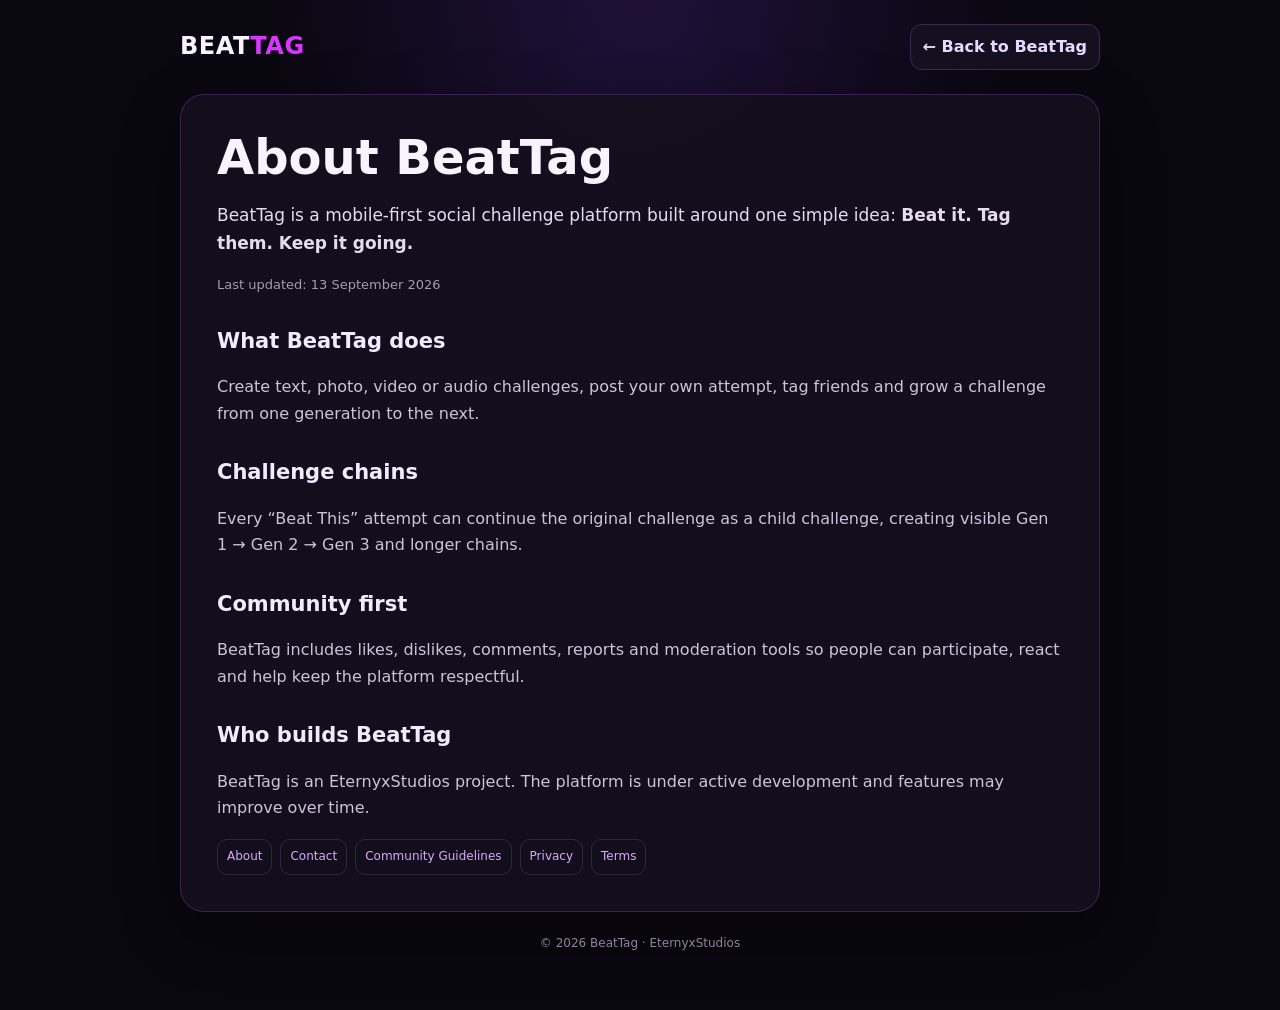
<file: about.html>
<!doctype html>
<html lang="en">
<head>
<meta charset="utf-8">
<meta name="viewport" content="width=device-width,initial-scale=1,viewport-fit=cover">
<meta name="theme-color" content="#0b0713">
<title>About — BeatTag</title>
<meta name="description" content="Learn what BeatTag is and how challenge chains work.">
<link rel="canonical" href="https://eternyxstudios.github.io/BeatTag/about.html">
<link rel="icon" href="icon.svg">
<link rel="stylesheet" href="legal.css">
</head>
<body>
<main class="legal-shell">
<header class="legal-top"><div class="legal-brand">BEAT<span>TAG</span></div><a class="home-link" href="index.html">← Back to BeatTag</a></header>
<article class="legal-card"><h1>About BeatTag</h1><p class="lead">BeatTag is a mobile-first social challenge platform built around one simple idea: <strong>Beat it. Tag them. Keep it going.</strong></p><p class="updated">Last updated: 13 September 2026</p><h2>What BeatTag does</h2><p>Create text, photo, video or audio challenges, post your own attempt, tag friends and grow a challenge from one generation to the next.</p><h2>Challenge chains</h2><p>Every “Beat This” attempt can continue the original challenge as a child challenge, creating visible Gen 1 → Gen 2 → Gen 3 and longer chains.</p><h2>Community first</h2><p>BeatTag includes likes, dislikes, comments, reports and moderation tools so people can participate, react and help keep the platform respectful.</p><h2>Who builds BeatTag</h2><p>BeatTag is an EternyxStudios project. The platform is under active development and features may improve over time.</p><nav class="legal-nav" aria-label="Information pages"><a href="about.html">About</a><a href="contact.html">Contact</a><a href="community-guidelines.html">Community Guidelines</a><a href="privacy.html">Privacy</a><a href="terms.html">Terms</a></nav></article>
<footer class="legal-footer">© 2026 BeatTag · EternyxStudios</footer>
</main>
</body>
</html>
</file>
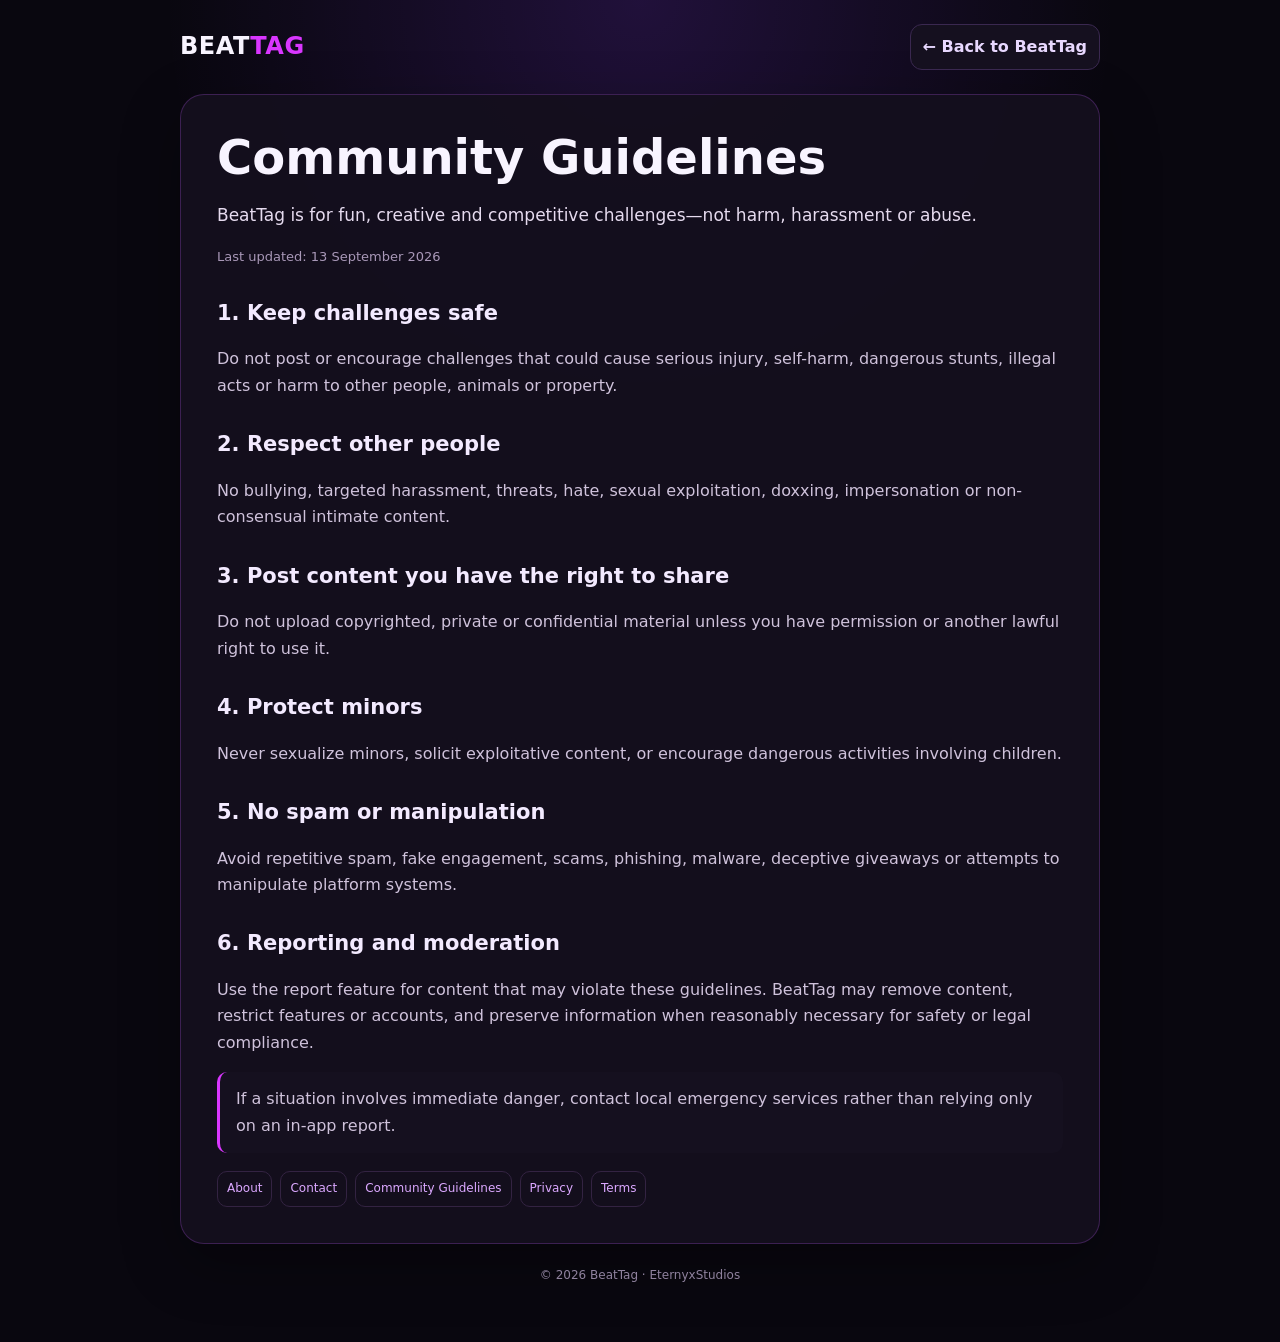
<file: community-guidelines.html>
<!doctype html>
<html lang="en">
<head>
<meta charset="utf-8">
<meta name="viewport" content="width=device-width,initial-scale=1,viewport-fit=cover">
<meta name="theme-color" content="#0b0713">
<title>Community Guidelines — BeatTag</title>
<meta name="description" content="BeatTag Community Guidelines for safe, respectful social challenges.">
<link rel="canonical" href="https://eternyxstudios.github.io/BeatTag/community-guidelines.html">
<link rel="icon" href="icon.svg">
<link rel="stylesheet" href="legal.css">
</head>
<body>
<main class="legal-shell">
<header class="legal-top"><div class="legal-brand">BEAT<span>TAG</span></div><a class="home-link" href="index.html">← Back to BeatTag</a></header>
<article class="legal-card"><h1>Community Guidelines</h1><p class="lead">BeatTag is for fun, creative and competitive challenges—not harm, harassment or abuse.</p><p class="updated">Last updated: 13 September 2026</p><h2>1. Keep challenges safe</h2><p>Do not post or encourage challenges that could cause serious injury, self-harm, dangerous stunts, illegal acts or harm to other people, animals or property.</p><h2>2. Respect other people</h2><p>No bullying, targeted harassment, threats, hate, sexual exploitation, doxxing, impersonation or non-consensual intimate content.</p><h2>3. Post content you have the right to share</h2><p>Do not upload copyrighted, private or confidential material unless you have permission or another lawful right to use it.</p><h2>4. Protect minors</h2><p>Never sexualize minors, solicit exploitative content, or encourage dangerous activities involving children.</p><h2>5. No spam or manipulation</h2><p>Avoid repetitive spam, fake engagement, scams, phishing, malware, deceptive giveaways or attempts to manipulate platform systems.</p><h2>6. Reporting and moderation</h2><p>Use the report feature for content that may violate these guidelines. BeatTag may remove content, restrict features or accounts, and preserve information when reasonably necessary for safety or legal compliance.</p><p class="highlight">If a situation involves immediate danger, contact local emergency services rather than relying only on an in-app report.</p><nav class="legal-nav" aria-label="Information pages"><a href="about.html">About</a><a href="contact.html">Contact</a><a href="community-guidelines.html">Community Guidelines</a><a href="privacy.html">Privacy</a><a href="terms.html">Terms</a></nav></article>
<footer class="legal-footer">© 2026 BeatTag · EternyxStudios</footer>
</main>
</body>
</html>
</file>
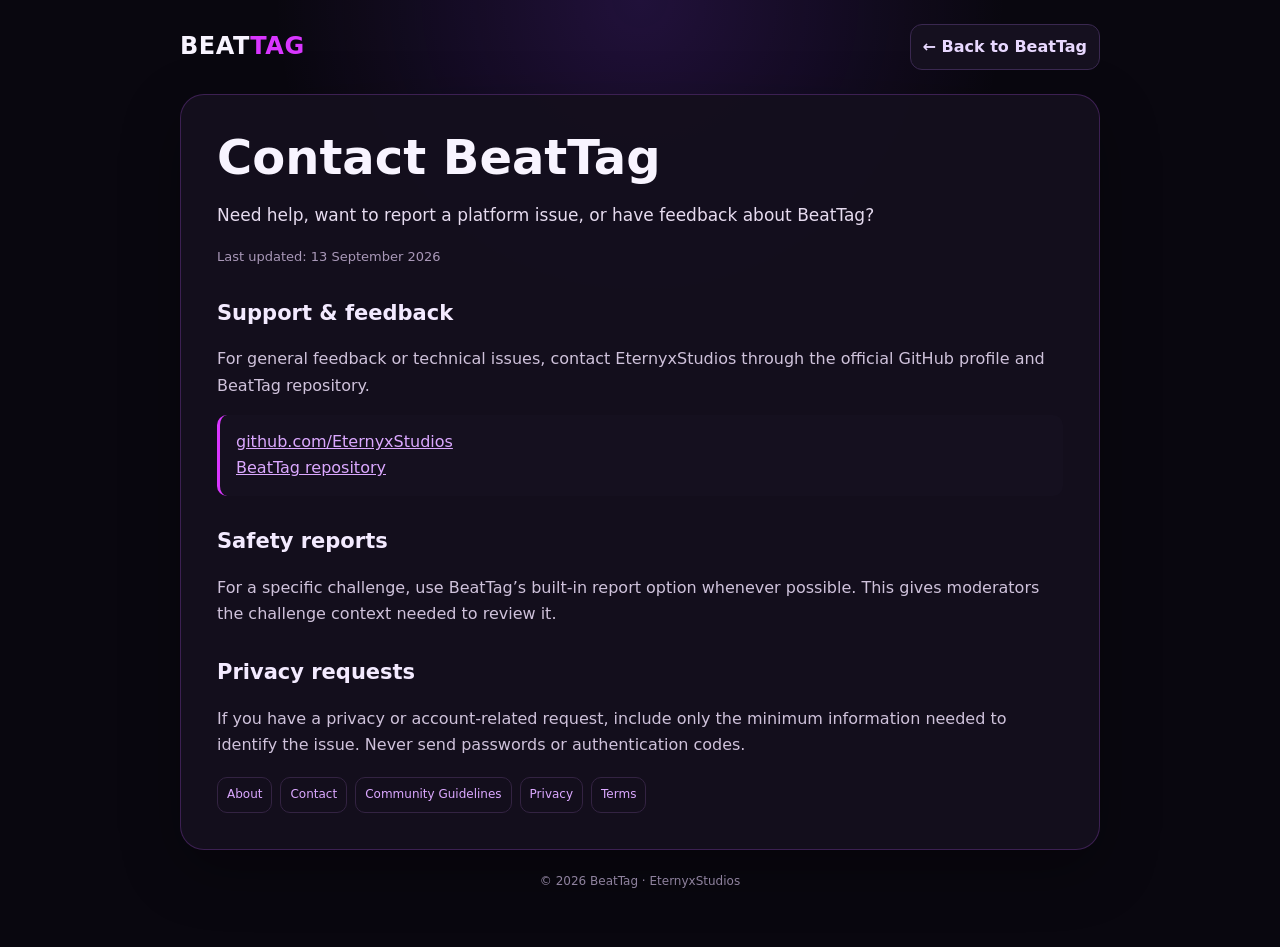
<file: contact.html>
<!doctype html>
<html lang="en">
<head>
<meta charset="utf-8">
<meta name="viewport" content="width=device-width,initial-scale=1,viewport-fit=cover">
<meta name="theme-color" content="#0b0713">
<title>Contact — BeatTag</title>
<meta name="description" content="Contact BeatTag and EternyxStudios for support, feedback or safety concerns.">
<link rel="canonical" href="https://eternyxstudios.github.io/BeatTag/contact.html">
<link rel="icon" href="icon.svg">
<link rel="stylesheet" href="legal.css">
</head>
<body>
<main class="legal-shell">
<header class="legal-top"><div class="legal-brand">BEAT<span>TAG</span></div><a class="home-link" href="index.html">← Back to BeatTag</a></header>
<article class="legal-card"><h1>Contact BeatTag</h1><p class="lead">Need help, want to report a platform issue, or have feedback about BeatTag?</p><p class="updated">Last updated: 13 September 2026</p><h2>Support & feedback</h2><p>For general feedback or technical issues, contact EternyxStudios through the official GitHub profile and BeatTag repository.</p><p class="highlight"><a href="https://github.com/EternyxStudios" rel="noopener noreferrer">github.com/EternyxStudios</a><br><a href="https://github.com/EternyxStudios/BeatTag" rel="noopener noreferrer">BeatTag repository</a></p><h2>Safety reports</h2><p>For a specific challenge, use BeatTag’s built-in report option whenever possible. This gives moderators the challenge context needed to review it.</p><h2>Privacy requests</h2><p>If you have a privacy or account-related request, include only the minimum information needed to identify the issue. Never send passwords or authentication codes.</p><nav class="legal-nav" aria-label="Information pages"><a href="about.html">About</a><a href="contact.html">Contact</a><a href="community-guidelines.html">Community Guidelines</a><a href="privacy.html">Privacy</a><a href="terms.html">Terms</a></nav></article>
<footer class="legal-footer">© 2026 BeatTag · EternyxStudios</footer>
</main>
</body>
</html>
</file>
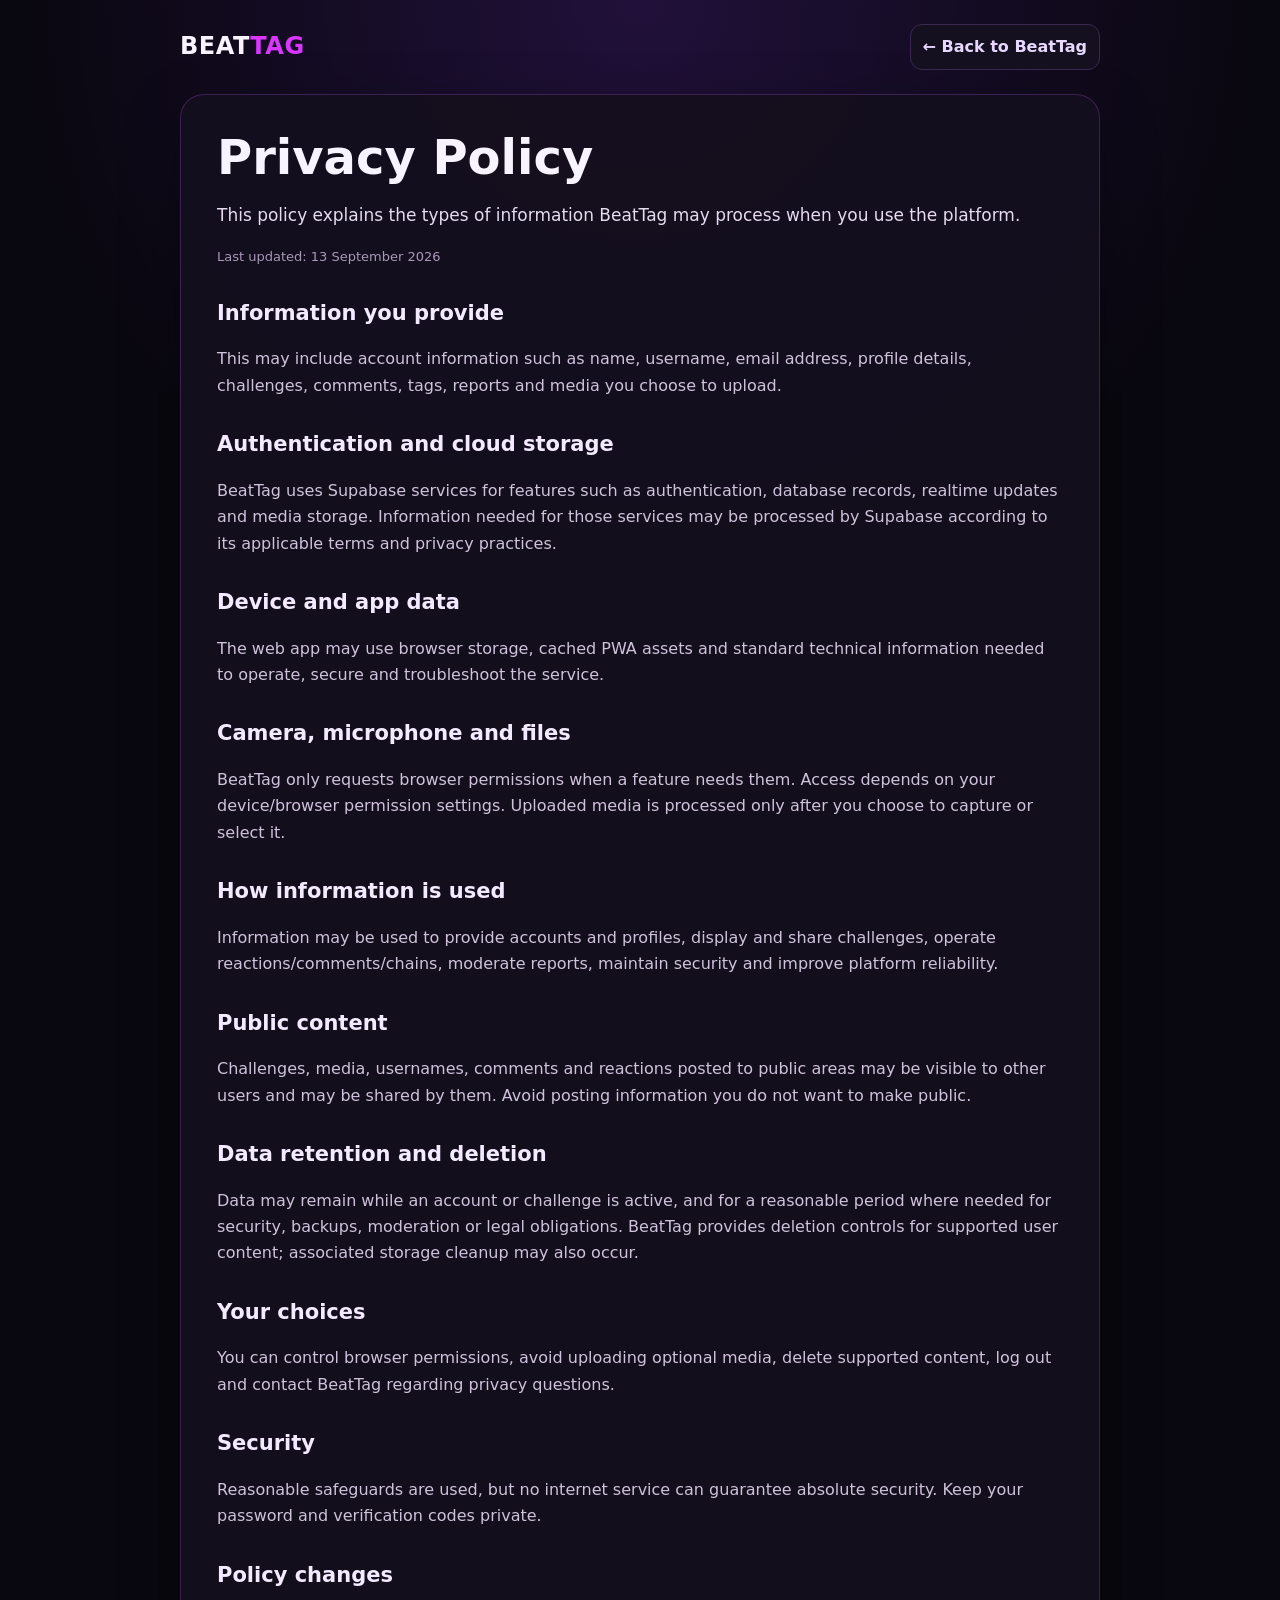
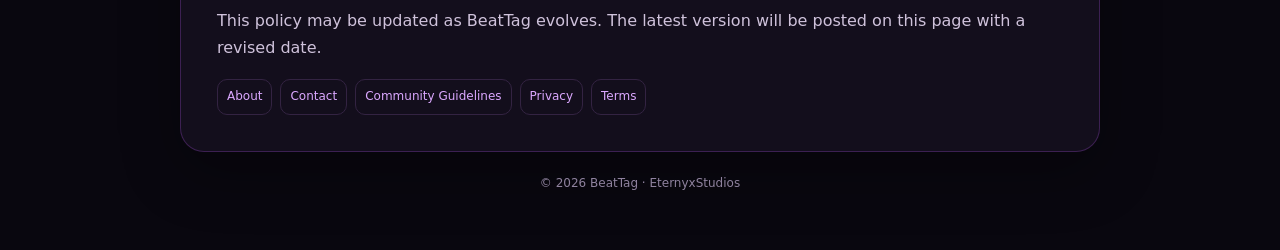
<file: privacy.html>
<!doctype html>
<html lang="en">
<head>
<meta charset="utf-8">
<meta name="viewport" content="width=device-width,initial-scale=1,viewport-fit=cover">
<meta name="theme-color" content="#0b0713">
<title>Privacy Policy — BeatTag</title>
<meta name="description" content="BeatTag Privacy Policy describing account, challenge and platform data.">
<link rel="canonical" href="https://eternyxstudios.github.io/BeatTag/privacy-policy.html">
<link rel="icon" href="icon.svg">
<link rel="stylesheet" href="legal.css">
</head>
<body>
<main class="legal-shell">
<header class="legal-top"><div class="legal-brand">BEAT<span>TAG</span></div><a class="home-link" href="index.html">← Back to BeatTag</a></header>
<article class="legal-card"><h1>Privacy Policy</h1><p class="lead">This policy explains the types of information BeatTag may process when you use the platform.</p><p class="updated">Last updated: 13 September 2026</p><h2>Information you provide</h2><p>This may include account information such as name, username, email address, profile details, challenges, comments, tags, reports and media you choose to upload.</p><h2>Authentication and cloud storage</h2><p>BeatTag uses Supabase services for features such as authentication, database records, realtime updates and media storage. Information needed for those services may be processed by Supabase according to its applicable terms and privacy practices.</p><h2>Device and app data</h2><p>The web app may use browser storage, cached PWA assets and standard technical information needed to operate, secure and troubleshoot the service.</p><h2>Camera, microphone and files</h2><p>BeatTag only requests browser permissions when a feature needs them. Access depends on your device/browser permission settings. Uploaded media is processed only after you choose to capture or select it.</p><h2>How information is used</h2><p>Information may be used to provide accounts and profiles, display and share challenges, operate reactions/comments/chains, moderate reports, maintain security and improve platform reliability.</p><h2>Public content</h2><p>Challenges, media, usernames, comments and reactions posted to public areas may be visible to other users and may be shared by them. Avoid posting information you do not want to make public.</p><h2>Data retention and deletion</h2><p>Data may remain while an account or challenge is active, and for a reasonable period where needed for security, backups, moderation or legal obligations. BeatTag provides deletion controls for supported user content; associated storage cleanup may also occur.</p><h2>Your choices</h2><p>You can control browser permissions, avoid uploading optional media, delete supported content, log out and contact BeatTag regarding privacy questions.</p><h2>Security</h2><p>Reasonable safeguards are used, but no internet service can guarantee absolute security. Keep your password and verification codes private.</p><h2>Policy changes</h2><p>This policy may be updated as BeatTag evolves. The latest version will be posted on this page with a revised date.</p><nav class="legal-nav" aria-label="Information pages"><a href="about.html">About</a><a href="contact.html">Contact</a><a href="community-guidelines.html">Community Guidelines</a><a href="privacy.html">Privacy</a><a href="terms.html">Terms</a></nav></article>
<footer class="legal-footer">© 2026 BeatTag · EternyxStudios</footer>
</main>
</body>
</html>
</file>
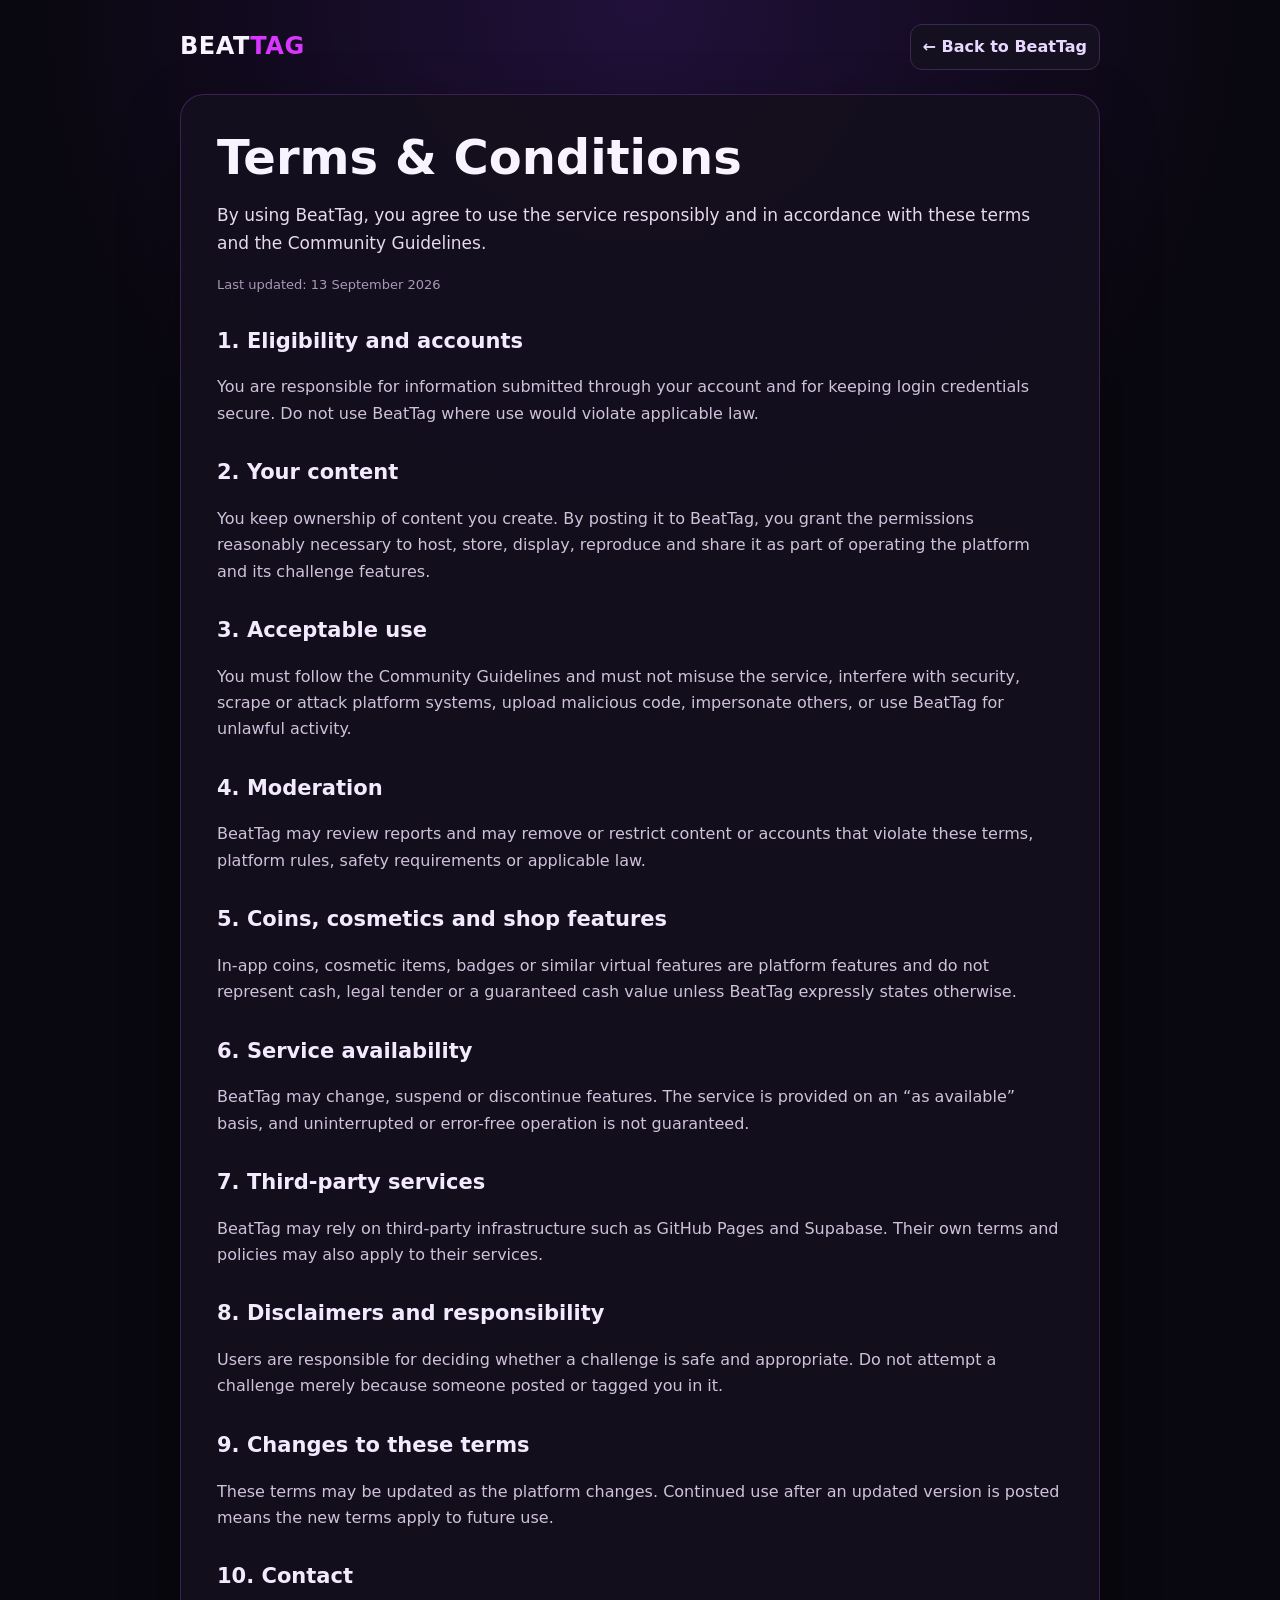
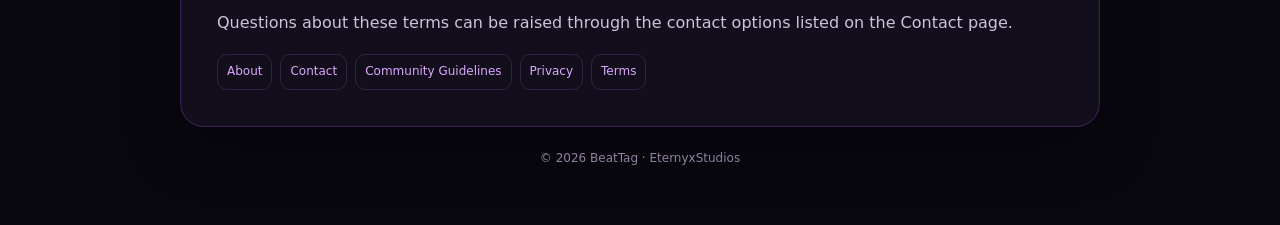
<file: terms.html>
<!doctype html>
<html lang="en">
<head>
<meta charset="utf-8">
<meta name="viewport" content="width=device-width,initial-scale=1,viewport-fit=cover">
<meta name="theme-color" content="#0b0713">
<title>Terms & Conditions — BeatTag</title>
<meta name="description" content="Terms and Conditions governing use of BeatTag.">
<link rel="canonical" href="https://eternyxstudios.github.io/BeatTag/terms-conditions.html">
<link rel="icon" href="icon.svg">
<link rel="stylesheet" href="legal.css">
</head>
<body>
<main class="legal-shell">
<header class="legal-top"><div class="legal-brand">BEAT<span>TAG</span></div><a class="home-link" href="index.html">← Back to BeatTag</a></header>
<article class="legal-card"><h1>Terms &amp; Conditions</h1><p class="lead">By using BeatTag, you agree to use the service responsibly and in accordance with these terms and the Community Guidelines.</p><p class="updated">Last updated: 13 September 2026</p><h2>1. Eligibility and accounts</h2><p>You are responsible for information submitted through your account and for keeping login credentials secure. Do not use BeatTag where use would violate applicable law.</p><h2>2. Your content</h2><p>You keep ownership of content you create. By posting it to BeatTag, you grant the permissions reasonably necessary to host, store, display, reproduce and share it as part of operating the platform and its challenge features.</p><h2>3. Acceptable use</h2><p>You must follow the Community Guidelines and must not misuse the service, interfere with security, scrape or attack platform systems, upload malicious code, impersonate others, or use BeatTag for unlawful activity.</p><h2>4. Moderation</h2><p>BeatTag may review reports and may remove or restrict content or accounts that violate these terms, platform rules, safety requirements or applicable law.</p><h2>5. Coins, cosmetics and shop features</h2><p>In-app coins, cosmetic items, badges or similar virtual features are platform features and do not represent cash, legal tender or a guaranteed cash value unless BeatTag expressly states otherwise.</p><h2>6. Service availability</h2><p>BeatTag may change, suspend or discontinue features. The service is provided on an “as available” basis, and uninterrupted or error-free operation is not guaranteed.</p><h2>7. Third-party services</h2><p>BeatTag may rely on third-party infrastructure such as GitHub Pages and Supabase. Their own terms and policies may also apply to their services.</p><h2>8. Disclaimers and responsibility</h2><p>Users are responsible for deciding whether a challenge is safe and appropriate. Do not attempt a challenge merely because someone posted or tagged you in it.</p><h2>9. Changes to these terms</h2><p>These terms may be updated as the platform changes. Continued use after an updated version is posted means the new terms apply to future use.</p><h2>10. Contact</h2><p>Questions about these terms can be raised through the contact options listed on the Contact page.</p><nav class="legal-nav" aria-label="Information pages"><a href="about.html">About</a><a href="contact.html">Contact</a><a href="community-guidelines.html">Community Guidelines</a><a href="privacy.html">Privacy</a><a href="terms.html">Terms</a></nav></article>
<footer class="legal-footer">© 2026 BeatTag · EternyxStudios</footer>
</main>
</body>
</html>
</file>
<file: legal.css>
*{box-sizing:border-box}html{background:#09070f}body{margin:0;font-family:Inter,system-ui,-apple-system,BlinkMacSystemFont,"Segoe UI",sans-serif;background:radial-gradient(circle at top,rgba(140,60,255,.18),transparent 32%),#09070f;color:#f8f4ff;line-height:1.65}.legal-shell{width:min(920px,calc(100% - 28px));margin:0 auto;padding:24px 0 56px}.legal-top{display:flex;align-items:center;justify-content:space-between;gap:16px;margin-bottom:24px}.legal-brand{font-size:24px;font-weight:900;letter-spacing:.5px}.legal-brand span{color:#d936ff}.home-link,.legal-nav a{color:#e8d8ff;text-decoration:none}.home-link{padding:9px 12px;border:1px solid #3a2850;border-radius:12px;background:#15101f;font-weight:700}.legal-card{background:rgba(20,15,30,.96);border:1px solid rgba(190,90,255,.24);border-radius:24px;padding:clamp(20px,4vw,36px);box-shadow:0 20px 60px rgba(0,0,0,.3)}h1{font-size:clamp(30px,6vw,48px);line-height:1.1;margin:0 0 10px}h2{font-size:21px;margin:28px 0 8px;color:#f3eaff}p,li{color:#cfc2db}.lead{font-size:17px;color:#e6dbef}.updated{font-size:13px;color:#a998b8;margin-bottom:24px}.highlight{padding:14px 16px;border-left:3px solid #d936ff;background:#15101f;border-radius:10px}.legal-card a{color:#dba8ff}.legal-nav{display:flex;flex-wrap:wrap;gap:8px;margin-top:18px}.legal-nav a{font-size:12px;padding:7px 9px;border:1px solid #332342;border-radius:10px}.legal-footer{text-align:center;color:#8f829e;font-size:12px;margin-top:22px}@media(max-width:520px){.legal-top{align-items:flex-start}.legal-card{border-radius:20px}.legal-shell{width:min(100% - 20px,920px)}}
</file>
